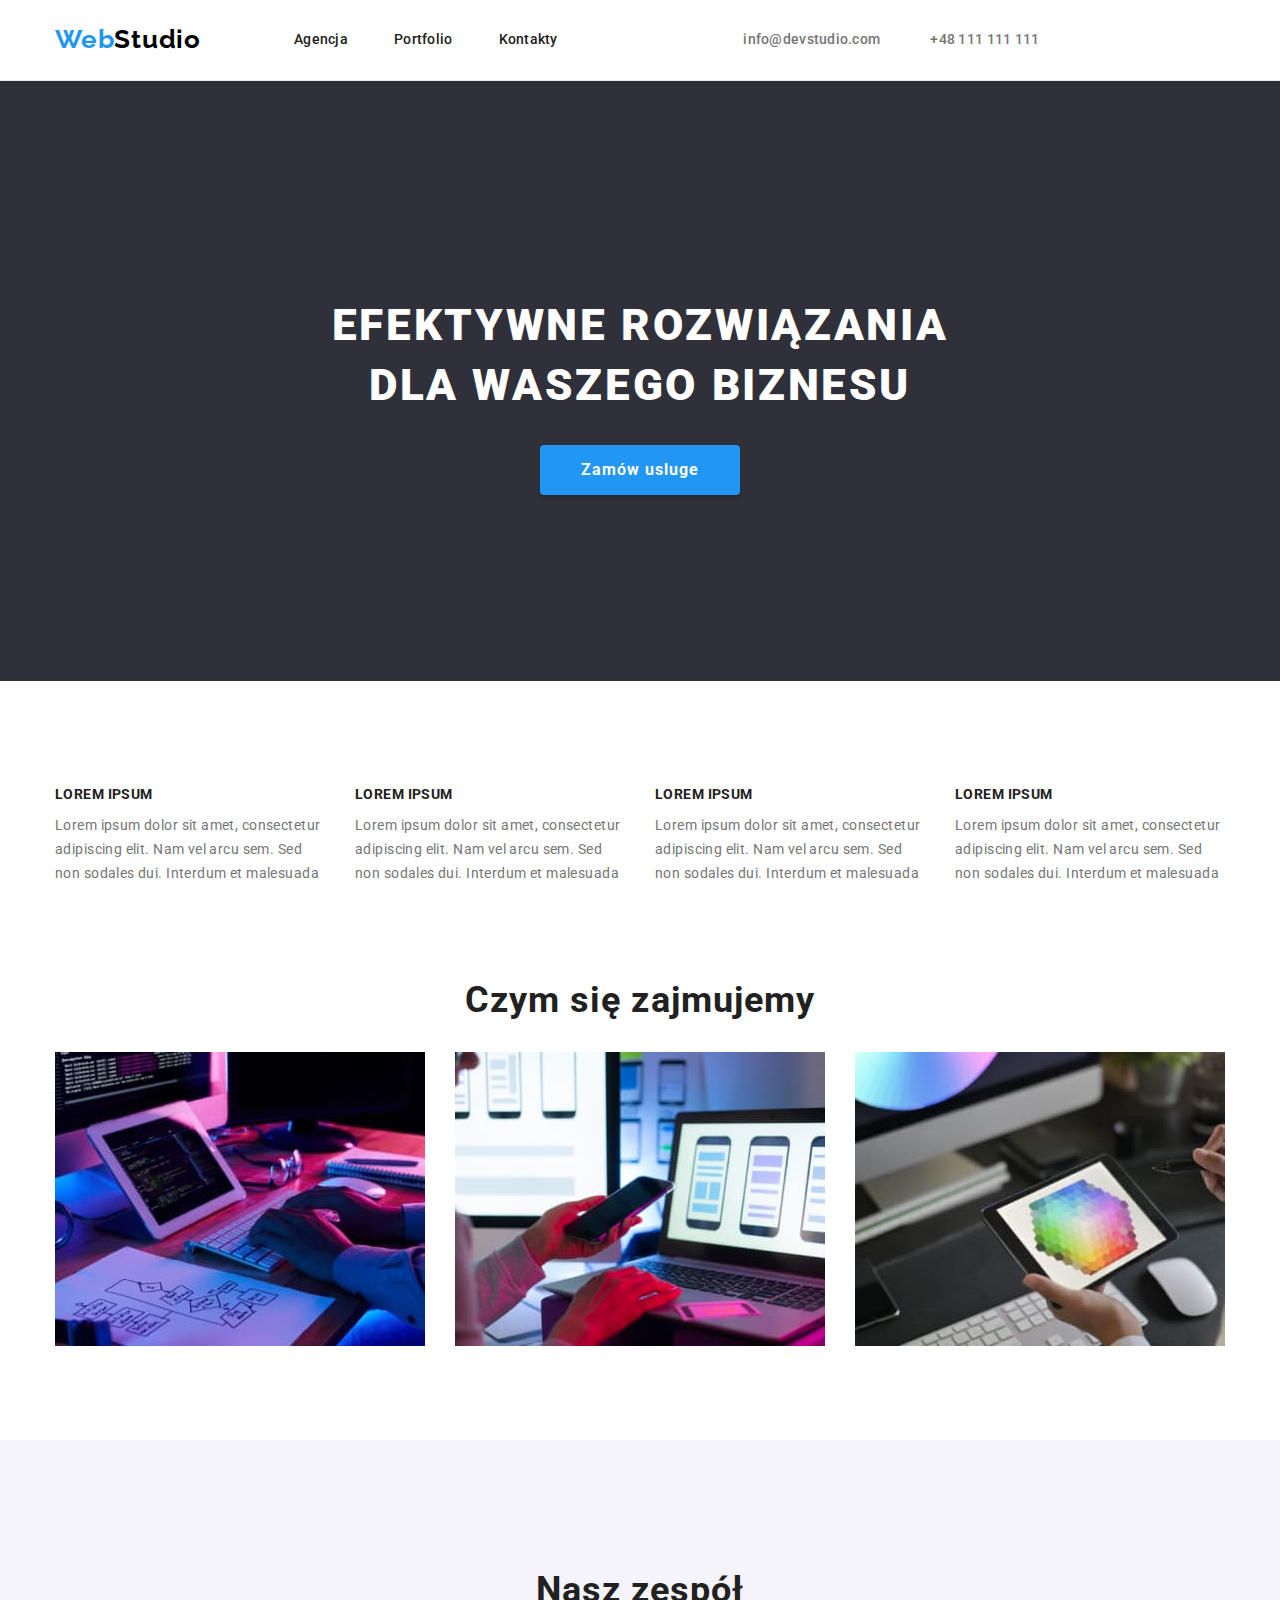
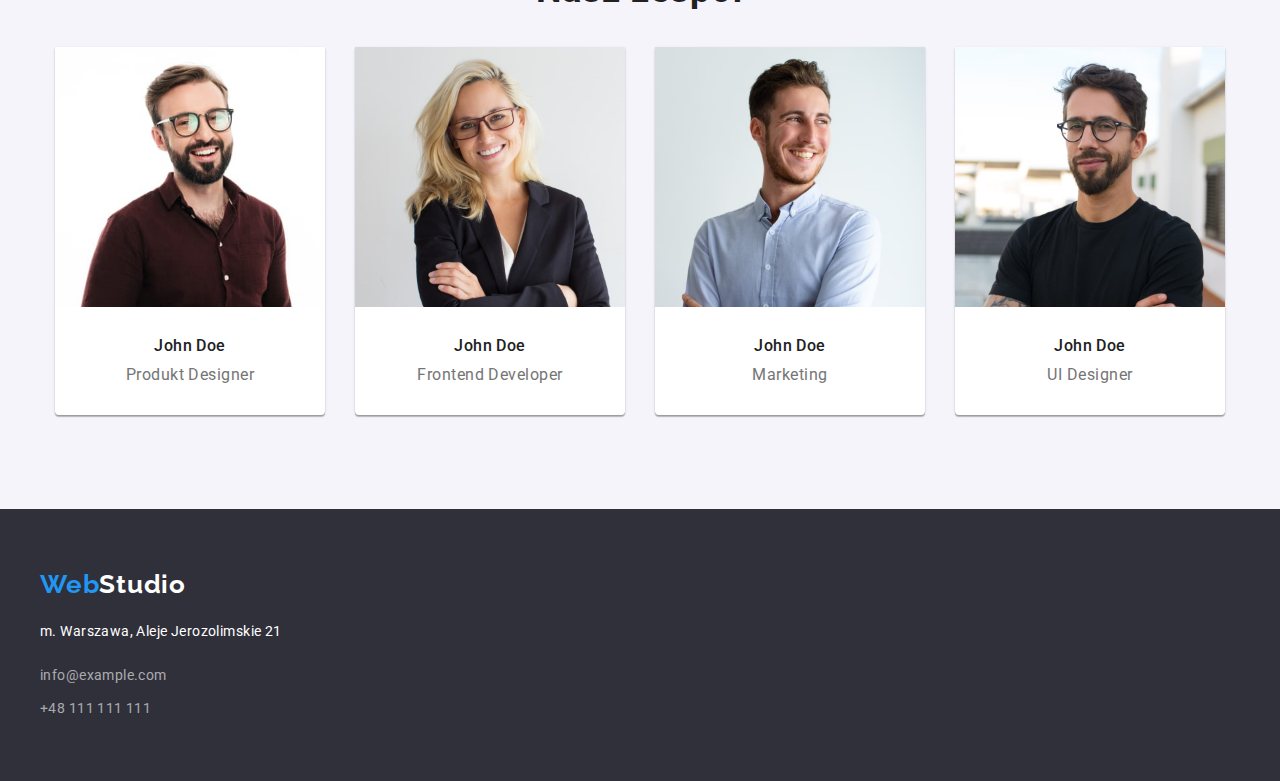
<file: index.html>
<!DOCTYPE html>
<html lang="pl">
  <head>
    <meta charset="UTF-8" />
    <meta http-equiv="X-UA-Compatible" content="IE=edge" />
    <meta name="viewport" content="width=device-width, initial-scale=1.0" />
    <link rel="stylesheet" href="./css/modern-normalize.css" />
    <link rel="stylesheet" href="./css/style.css" />
    <link rel="preconnect" href="https://fonts.googleapis.com" />
    <link rel="preconnect" href="https://fonts.gstatic.com" crossorigin />
    <link
      href="https://fonts.googleapis.com/css2?family=Raleway:wght@700&display=swap"
      rel="stylesheet"
    />
    <link rel="preconnect" href="https://fonts.googleapis.com" />
    <link rel="preconnect" href="https://fonts.gstatic.com" crossorigin />
    <link
      href="https://fonts.googleapis.com/css2?family=Raleway:wght@700&family=Roboto:wght@400;500;700;900&display=swap"
      rel="stylesheet"
    />
    <title>Studio</title>
  </head>
  <body>
    <header class="header">
      <div class="header-main container">
        <section class="web-logo">
          <a class="studio-logo" href="index.html"
            >Web<span class="studio-logo-color-head">Studio</span></a
          >
        </section>
        <nav>
          <ul class="navigation">
            <li><a class="agency" href="#">Agencja</a></li>
            <li><a class="portfolio" href="portfolio.html">Portfolio</a></li>
            <li><a class="contacts" href="#">Kontakty</a></li>
          </ul>
        </nav>
        <ul class="navigation-contacts">
          <li><a class="email-head" href="mailto:info@devstudio.com">info@devstudio.com</a></li>
          <li><a class="calling-head" href="tel:+48111111111">+48 111 111 111</a></li>
        </ul>
      </div>
    </header>
    <main>
      <section class="main-section container">
        <h1 class="main-head">EFEKTYWNE ROZWIĄZANIA </br> DLA WASZEGO BIZNESU</h1>
        <button class="make-order" type="button">Zamów usluge</button>
      </section>
      <section class="second section">
        <div class="container">
          <ul class="description-list">
            <li>
              <h2 class="description">Lorem Ipsum</h2>
              <p class="description-text">
                Lorem ipsum dolor sit amet, consectetur adipiscing elit. Nam vel arcu sem. Sed non
                sodales dui. Interdum et malesuada
              </p>
            </li>
            <li>
              <h2 class="description">Lorem Ipsum</h2>
              <p class="description-text">
                Lorem ipsum dolor sit amet, consectetur adipiscing elit. Nam vel arcu sem. Sed non
                sodales dui. Interdum et malesuada
              </p>
            </li>
            <li>
              <h2 class="description">Lorem Ipsum</h2>
              <p class="description-text">
                Lorem ipsum dolor sit amet, consectetur adipiscing elit. Nam vel arcu sem. Sed non
                sodales dui. Interdum et malesuada
              </p>
            </li>
            <li>
              <h2 class="description">Lorem Ipsum</h2>
              <p class="description-text">
                Lorem ipsum dolor sit amet, consectetur adipiscing elit. Nam vel arcu sem. Sed non
                sodales dui. Interdum et malesuada
              </p>
            </li>
          </ul>
        </div>
      </section>
      <section class="our-work section">
        <div class="container">
          <h2 class="description-second">Czym się zajmujemy</h2>
          <ul class="what-we-do-list">
            <li>
              <img
                src="images/img7.jpg"
                alt="programer-working-his-desk-office"
                width="370"
                height="294"
              />
            </li>
            <li>
              <img
                src="images/img.jpg"
                alt="web-ui-designers-are-developing-app;ication-smartphones"
                width="370"
                height="294"
              />
            </li>
            <li>
              <img
                src="images/img2.jpg"
                alt="creative-artist-web-design-with-working-colour"
                width="370"
                height="294"
              />
            </li>
          </ul>
        </div>
      </section>
      <section class="our-team-style section">
        <div class="our-team-picture container">
          <h3 class="our-team">Nasz zespół</h3>
          <ul class="our-team-list">
            <li class="team-card">
              <figure>
                <img src="images/img3.jpg" alt="produkt-designer-photo" width="270" height="260" />
                <figcaption>
                  <p class="name">John Doe</p>
                  <p class="position">Produkt Designer</p>
                </figcaption>
              </figure>
            </li>
            <li class="team-card">
              <figure>
                <img
                  src="images/img4.jpg"
                  alt="frontend-developer-photo"
                  width="270"
                  height="260"
                />
                <figcaption>
                  <p class="name">John Doe</p>
                  <p class="position">Frontend Developer</p>
                </figcaption>
              </figure>
            </li>
            <li class="team-card">
              <figure>
                <img src="images/img5.jpg" alt="marketer-photo" width="270" height="260" />
                <figcaption>
                  <p class="name">John Doe</p>
                  <p class="position">Marketing</p>
                </figcaption>
              </figure>
            </li>
            <li class="team-card">
              <figure>
                <img src="images/img6.jpg" alt="ui-designer-photo" width="270" height="260" />
                <figcaption>
                  <p class="name">John Doe</p>
                  <p class="position">UI Designer</p>
                </figcaption>
              </figure>
            </li>
          </ul>
        </div>
      </section>
    </main>
    <footer>
      <div class="footer-box container">
        <a class="studio-logo" href="index.html"
          >Web<span class="studio-logo-color-foot">Studio</span></a
        >
        <address class="address">m. Warszawa, Aleje Jerozolimskie 21</address>
        <ul class="bottom-contacts">
          <li><a class="email-foot" href="mailto:info@example.com">info@example.com</a></li>
          <li><a class="calling-foot" href="tel:+48111111111">+48 111 111 111</a></li>
        </ul>
      </div>
    </footer>
  </body>
</html>
</file>
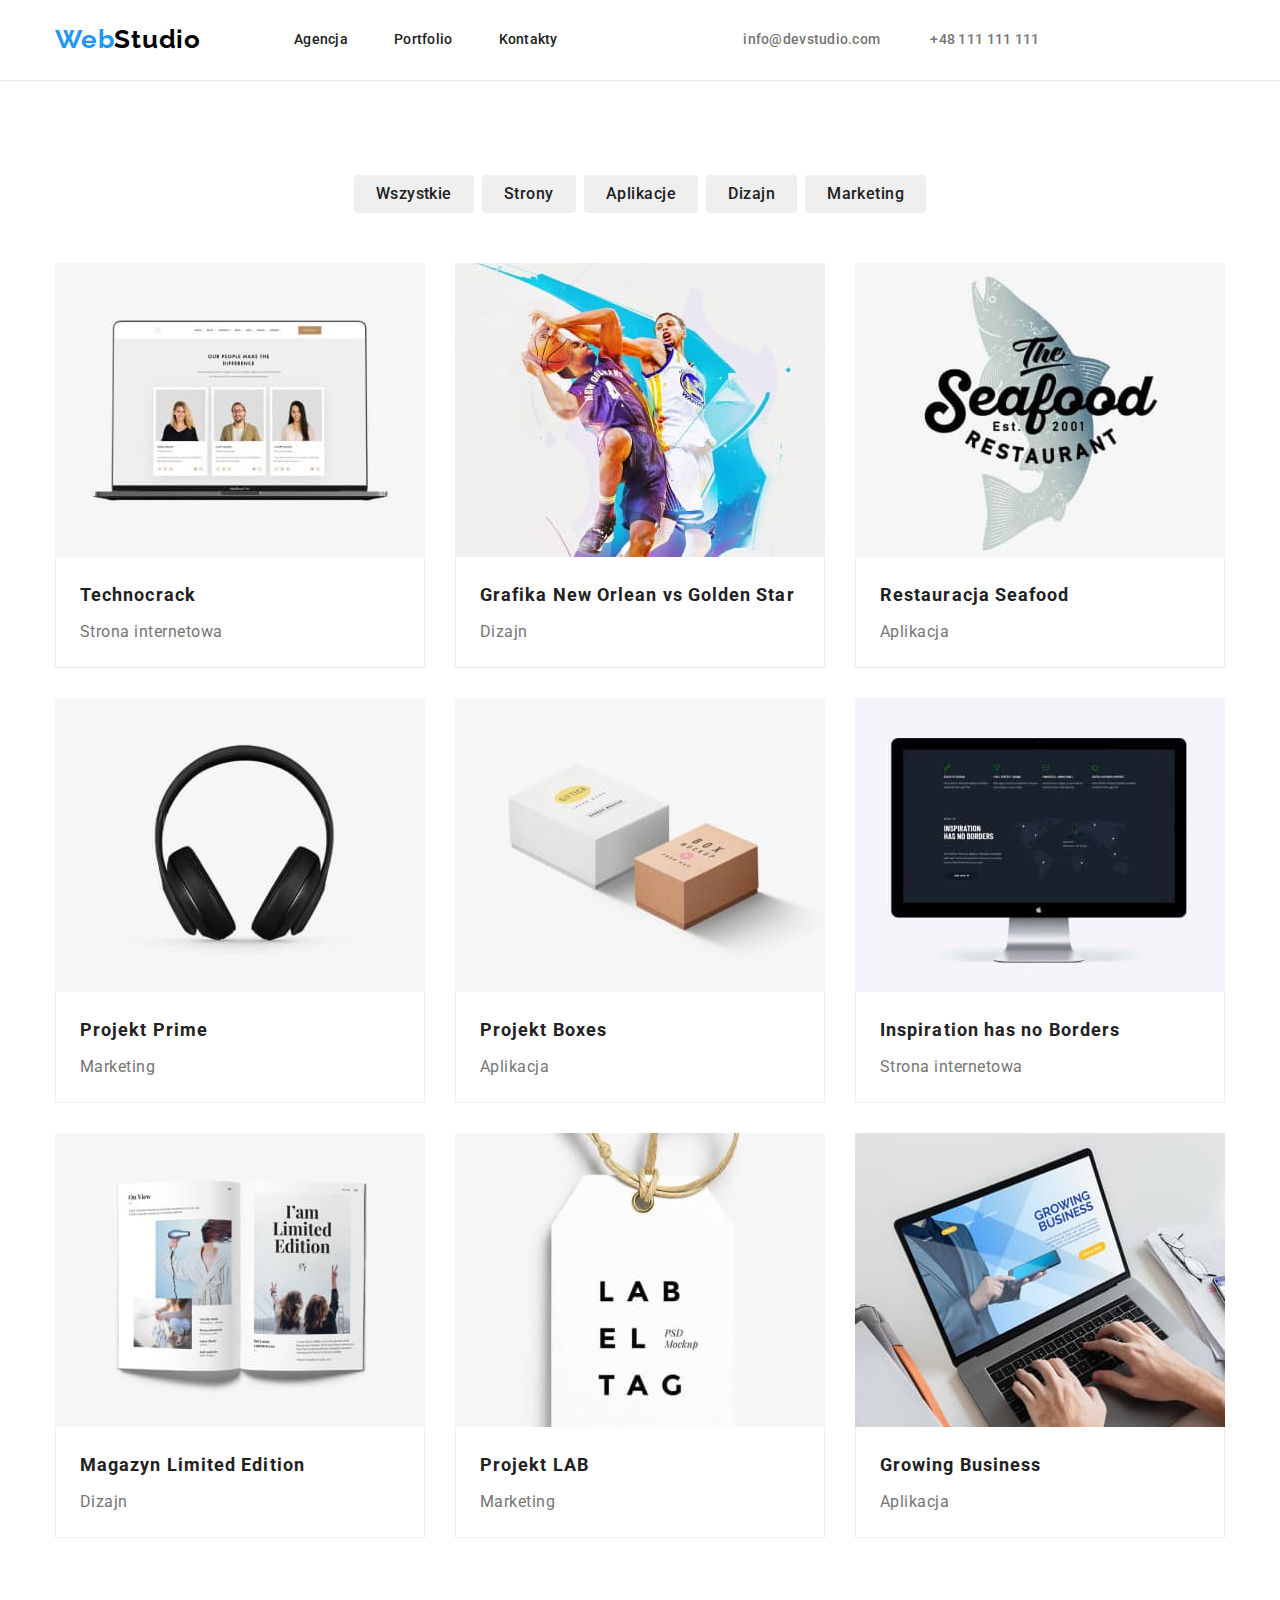
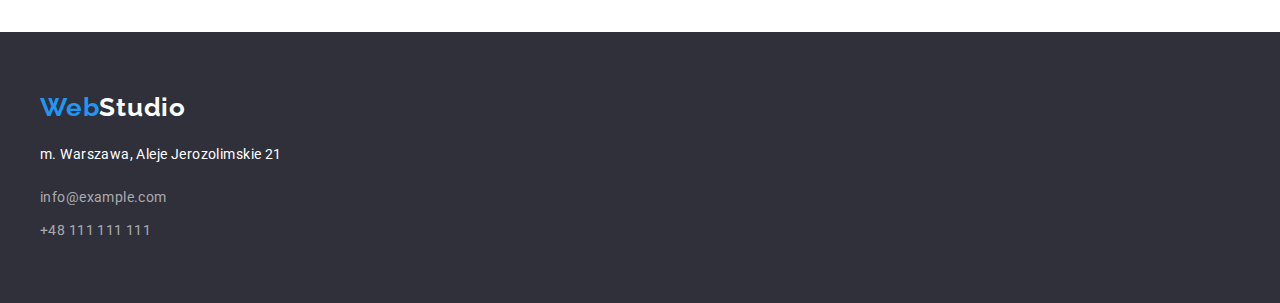
<file: portfolio.html>
<!DOCTYPE html>
<html lang="pl">
  <head>
    <meta charset="UTF-8" />
    <meta http-equiv="X-UA-Compatible" content="IE=edge" />
    <meta name="viewport" content="width=device-width, initial-scale=1.0" />
    <link rel="stylesheet" href="./css/modern-normalize.css" />
    <link rel="stylesheet" href="./css/style.css" />
    <link rel="preconnect" href="https://fonts.googleapis.com" />
    <link rel="preconnect" href="https://fonts.gstatic.com" crossorigin />
    <link
      href="https://fonts.googleapis.com/css2?family=Raleway:wght@700&display=swap"
      rel="stylesheet"
    />
    <link rel="preconnect" href="https://fonts.googleapis.com" />
    <link rel="preconnect" href="https://fonts.gstatic.com" crossorigin />
    <link
      href="https://fonts.googleapis.com/css2?family=Raleway:wght@700&family=Roboto:wght@400;500;700;900&display=swap"
      rel="stylesheet"
    />
    <title>Studio</title>
  </head>
  <body>
    <header class="header">
      <div class="header-main container">
        <section class="web-logo">
          <a class="studio-logo" href="index.html"
            >Web<span class="studio-logo-color-head">Studio</span></a
          >
        </section>
        <nav>
          <ul class="navigation">
            <li><a class="agency" href="#">Agencja</a></li>
            <li><a class="portfolio" href="portfolio.html">Portfolio</a></li>
            <li><a class="contacts" href="#">Kontakty</a></li>
          </ul>
        </nav>
        <ul class="navigation-contacts">
          <li><a class="email-head" href="mailto:info@devstudio.com">info@devstudio.com</a></li>
          <li><a class="calling-head" href="tel:+48111111111">+48 111 111 111</a></li>
        </ul>
      </div>
    </header>
    <main>
      <section class="button-style section">
        <div class="filter-style container">
          <ul class="filter">
            <li><button class="filter-button" type="button">Wszystkie</button></li>
            <li><button class="filter-button" type="button">Strony</button></li>
            <li><button class="filter-button" type="button">Aplikacje</button></li>
            <li><button class="filter-button" type="button">Dizajn</button></li>
            <li><button class="filter-button" type="button">Marketing</button></li>
          </ul>
        </div>
      </section>
      <section class="portfolio-project section">
        <div class="project-box container">
          <ul class="projects">
            <li class="project-picture">
              <figure>
                <img src="images/project1.jpg" alt="web-page-photo" width="370" height="294" />
                <figcaption class="image-border">
                  <p class="project-header">Technocrack</p>
                  <p class="project-text">Strona internetowa</p>
                </figcaption>
              </figure>
            </li>
            <li class="project-picture">
              <figure>
                <img src="images/project2.jpg" alt="basketball-players" width="370" height="294" />
                <figcaption class="image-border">
                  <p class="project-header">Grafika New Orlean vs Golden Star</p>
                  <p class="project-text">Dizajn</p>
                </figcaption>
              </figure>
            </li>
            <li class="project-picture">
              <figure>
                <img
                  src="images/project3.jpg"
                  alt="seafood-restaurant-app-logo"
                  width="370"
                  height="294"
                />
                <figcaption class="image-border">
                  <p class="project-header">Restauracja Seafood</p>
                  <p class="project-text">Aplikacja</p>
                </figcaption>
              </figure>
            </li>
            <li class="project-picture">
              <figure>
                <img src="images/project4.jpg" alt="headphones" width="370" height="294" />
                <figcaption class="image-border">
                  <p class="project-header">Projekt Prime</p>
                  <p class="project-text">Marketing</p>
                </figcaption>
              </figure>
            </li>
            <li class="project-picture">
              <figure>
                <img src="images/project5.jpg" alt="two-boxes" width="370" height="294" />
                <figcaption class="image-border">
                  <p class="project-header">Projekt Boxes</p>
                  <p class="project-text">Aplikacja</p>
                </figcaption>
              </figure>
            </li>
            <li class="project-picture">
              <figure>
                <img
                  src="images/project6.jpg"
                  alt="computer-with-open-web-page"
                  width="370"
                  height="294"
                />
                <figcaption class="image-border">
                  <p class="project-header">Inspiration has no Borders</p>
                  <p class="project-text">Strona internetowa</p>
                </figcaption>
              </figure>
            </li>
            <li class="project-picture">
              <figure>
                <img src="images/project7.jpg" alt="open-journal" width="370" height="294" />
                <figcaption class="image-border">
                  <p class="project-header">Magazyn Limited Edition</p>
                  <p class="project-text">Dizajn</p>
                </figcaption>
              </figure>
            </li>
            <li class="project-picture">
              <figure>
                <img src="images/project8.jpg" alt="white-label" width="370" height="294" />
                <figcaption class="image-border">
                  <p class="project-header">Projekt LAB</p>
                  <p class="project-text">Marketing</p>
                </figcaption>
              </figure>
            </li>
            <li class="project-picture">
              <figure>
                <img
                  src="images/project9.jpg"
                  alt="man-texting-on-laptop"
                  width="370"
                  height="294"
                />
                <figcaption class="image-border">
                  <p class="project-header">Growing Business</p>
                  <p class="project-text">Aplikacja</p>
                </figcaption>
              </figure>
            </li>
          </ul>
        </div>
      </section>
    </main>
    <footer>
      <div class="footer-box container">
        <a class="studio-logo" href="index.html"
          >Web<span class="studio-logo-color-foot">Studio</span></a
        >
        <address class="address">m. Warszawa, Aleje Jerozolimskie 21</address>
        <ul class="bottom-contacts">
          <li><a class="email-foot" href="mailto:info@example.com">info@example.com</a></li>
          <li><a class="calling-foot" href="tel:+48111111111">+48 111 111 111</a></li>
        </ul>
      </div>
    </footer>
  </body>
</html>
</file>
<file: css/style.css>
:root {
  --backgroundColorLihtgrey: #e5e5e5;
  --backgroundColorDarkgrey: #2f303a;
  --fontColorBlack: #212121;
  --fontColorGrey: #757575;
  --selectionColor: #2196f3;
  --colorWhite: #ffffff;
  --colorGhostWhite: #f5f4fa;
}
body {
  background-color: var(--backgroundColorLihtgrey);
  color: var(--fontColorBlack);
  font-family: 'Roboto', 'Raleway', sans-serif;
  font-size: 14px;
  font-weight: 400;
  letter-spacing: 0.03em;
  margin: 0;
  padding: 0;
}
.container {
  width: 1200px;
  margin: 0 auto;
  padding-left: 15px;
  padding-right: 15px;
}
img {
  display: block;
}
ul {
  list-style: none;
  padding: 0;
  margin: 0 auto;
}
p {
  margin: 0;
  padding: 0;
}
.section {
  padding: 94px 0px;
}
figure {
  display: block;
  margin-block-start: 0em;
  margin-block-end: 0em;
  margin-inline-start: 0px;
  margin-inline-end: 0px;
}
.header {
  background-color: var(--colorWhite);
  border-bottom: 1px solid #ececec;
}
.header-main {
  display: flex;
}
.web-logo {
  padding-top: 24px;
}
.studio-logo {
  font-family: 'Raleway';
  font-weight: 700;
  font-size: 26px;
  line-height: 1.19;
  color: var(--selectionColor);
  letter-spacing: 0.03em;
  text-decoration: none;
}
.studio-logo-color-head {
  color: #000000;
}
.studio-logo-color-foot {
  color: #ffffff;
}
.navigation {
  font-family: 'Roboto';
  color: var(--fontColorBlack);
  font-weight: 500;
  font-size: 14px;
  line-height: 1.14;
  letter-spacing: 0.02em;
  display: flex;
  list-style: none;
  gap: 46px;
  margin: 0;
  padding: 32px 0 31px 93px;
}
.navigation-contacts {
  font-family: 'Roboto';
  color: var(--fontColorBlack);
  font-weight: 500;
  font-size: 14px;
  line-height: 1.14;
  letter-spacing: 0.02em;
  gap: 50px;
  display: flex;
  list-style: none;
  margin-left: auto;
  padding: 32px 0 32px 0;
}

.agency {
  color: #212121;
  text-decoration: none;
}
.agency:focus {
  color: var(--selectionColor);
}
.agency:hover {
  color: var(--selectionColor);
}
.portfolio {
  color: #212121;
  text-decoration: none;
}
.portfolio:focus {
  color: var(--selectionColor);
}
.portfolio:hover {
  color: var(--selectionColor);
}
.contacts {
  color: #212121;
  text-decoration: none;
}
.contacts:focus {
  color: var(--selectionColor);
}
.contacts:hover {
  color: var(--selectionColor);
}
.email-head {
  color: var(--fontColorGrey);
  text-decoration: none;
}
.email-head:hover {
  color: #2196f3;
}
.email-head:focus {
  color: var(--selectionColor);
}
.calling-head {
  color: var(--fontColorGrey);
  text-decoration: none;
}
.calling-head:hover {
  color: var(--selectionColor);
}
.calling-head:focus {
  color: var(--selectionColor);
}
/* ================= Main========================== */
.main-section {
  background-color: var(--backgroundColorDarkgrey);
  color: var(--colorWhite);
  display: flex;
  flex-direction: column;
  justify-content: center;
  align-items: center;
  width: 100%;
  height: 600px;
}
.main-head {
  font-family: 'Roboto';
  font-weight: 900;
  font-size: 44px;
  line-height: 1.36;
  text-align: center;
  letter-spacing: 0.06em;
  text-transform: uppercase;
  color: var(--colorWhite);
}
.make-order {
  font-family: 'Roboto';
  font-weight: 700;
  font-size: 16px;
  line-height: 1.875;
  color: var(--colorWhite);
  background: var(--selectionColor);
  display: flex;
  align-items: center;
  text-align: center;
  letter-spacing: 0.06em;
  border-style: none;
  border-radius: 4px;
  box-shadow: 0px 4px 4px rgba(0, 0, 0, 0.15);
  width: 200px;
  height: 50px;
  justify-content: center;
}
.make-order:hover {
  background: var(--colorGhostWhite);
  color: var(--fontColorBlack);
  cursor: pointer;
}
.make-order:focus {
  background: var(--colorGhostWhite);
  color: var(--fontColorBlack);
  cursor: pointer;
}
.second {
  background-color: var(--colorWhite);
}
.our-work {
  background-color: var(--colorWhite);
  padding-top: 0;
}
.description-list {
  display: flex;
  list-style: none;
  gap: 30px;
  justify-content: center;
}
.description {
  font-family: 'Roboto';
  font-weight: 700;
  font-size: 14px;
  line-height: 1.14;
  letter-spacing: 0.03em;
  text-transform: uppercase;
  color: var(--fontColorBlack);
}
.description-text {
  font-family: 'Roboto';
  font-size: 14px;
  line-height: 1.71;
  color: var(--fontColorGrey);
  letter-spacing: 0.03em;
}
.description-second {
  font-family: 'Roboto';
  font-weight: 700;
  font-size: 36px;
  line-height: 1.16;
  text-align: center;
  letter-spacing: 0.03em;
  color: var(--fontColorBlack);
  margin-top: 0;
}
.our-team-style {
  background-color: var(--colorGhostWhite);
}
.what-we-do-list {
  display: flex;
  gap: 30px;
  justify-content: center;
}
.our-team {
  font-family: 'Roboto';
  font-weight: 700;
  font-size: 36px;
  line-height: 1.16;
  text-align: center;
  letter-spacing: 0.03em;
  color: var(--fontColorBlack);
}
.our-team-list {
  display: flex;
  list-style: none;
  gap: 30px;
  justify-content: center;
}
.team-card {
  background: #ffffff;
  box-shadow: 0px 1px 3px rgba(0, 0, 0, 0.12), 0px 1px 1px rgba(0, 0, 0, 0.14),
    0px 2px 1px rgba(0, 0, 0, 0.2);
  border-radius: 0px 0px 4px 4px;
}
.name {
  font-family: 'Roboto';
  font-weight: 500;
  font-size: 16px;
  line-height: 1.18;
  color: var(--fontColorBlack);
  letter-spacing: 0.03em;
  text-align: center;
  margin: 30px 0 10px 0;
}
.position {
  font-family: 'Roboto';
  font-size: 16px;
  line-height: 1.18;
  color: var(--fontColorGrey);
  letter-spacing: 0.03em;
  text-align: center;
  margin: 0 0 30px 0;
}

/* ====================Footer======================================= */
footer {
  background-color: var(--backgroundColorDarkgrey);
}
.footer-box {
  display: flex;
  align-items: flex-start;
  flex-direction: column;
  gap: 20px;
  padding: 60px 0;
}
.bottom-contacts {
  display: flex;
  flex-direction: column;
  justify-content: flex-start;
  margin: 0;
  padding: 0;
  gap: 9px;
}
.address {
  font-family: 'Roboto';
  font-size: 14px;
  font-style: normal;
  line-height: 1.71;
  color: var(--colorWhite);
  letter-spacing: 0.03em;
  text-decoration: none;
}
.email-foot {
  font-family: 'Roboto';
  font-size: 14px;
  line-height: 1.71;
  color: rgba(255, 255, 255, 0.6);
  letter-spacing: 0.03em;
  text-decoration: none;
}
.email-foot:hover {
  color: #2196f3;
}
.email-foot:focus {
  color: var(--selectionColor);
}
.calling-foot {
  font-family: 'Roboto';
  font-weight: 400;
  font-size: 14px;
  line-height: 1.71;
  letter-spacing: 0.03em;
  color: rgba(255, 255, 255, 0.6);
  text-decoration: none;
}
/* ====================Portfolio================= */
.button-style {
  background-color: var(--colorWhite);
  padding-bottom: 50px;
}
.filter {
  display: flex;
  justify-content: center;
  gap: 8px;
}

.filter-button {
  font-family: 'Roboto';
  font-weight: 500;
  font-size: 16px;
  line-height: 1.62;
  color: var(--fontColorBlack);
  text-align: center;
  letter-spacing: 0.03em;
  border-style: none;
  border-radius: 4px;
  padding: 6px 22px;
}
.filter-button:focus {
  color: var(--colorWhite);
  background-color: var(--selectionColor);
  cursor: pointer;
}
.filter-button:hover {
  background: var(--selectionColor);
  color: var(--colorWhite);
  cursor: pointer;
  box-shadow: 0px 3px 1px rgba(0, 0, 0, 0.1), 0px 1px 2px rgba(0, 0, 0, 0.08),
    0px 2px 2px rgba(0, 0, 0, 0.12);
}
.portfolio-project {
  padding-top: 0;
  background-color: var(--colorWhite);
}
.projects {
  display: flex;
  flex-wrap: wrap;
  justify-content: center;
  gap: 30px;
  padding: 0;
  margin: 0;
}
.project-picture {
  flex-basis: calc((100% - 60px) / 3);
}
.project-header {
  font-family: 'Roboto';
  font-weight: 700;
  font-size: 18px;
  line-height: 2;
  color: var(--fontColorBlack);
  letter-spacing: 0.06em;
  padding: 20px 24px 0;
}
.project-text {
  font-family: 'Roboto';
  font-style: normal;
  font-weight: 400;
  font-size: 16px;
  line-height: 1.87;
  color: var(--fontColorGrey);
  letter-spacing: 0.03em;
  padding: 4px 24px 20px 24px;
}
.image-border {
  border-bottom: 1px solid #eeeeee;
  border-left: 1px solid #eeeeee;
  border-right: 1px solid #eeeeee;
}

.calling-foot:hover {
  color: var(--selectionColor);
}
.calling-foot:focus {
  color: var(--selectionColor);
}
</file>
